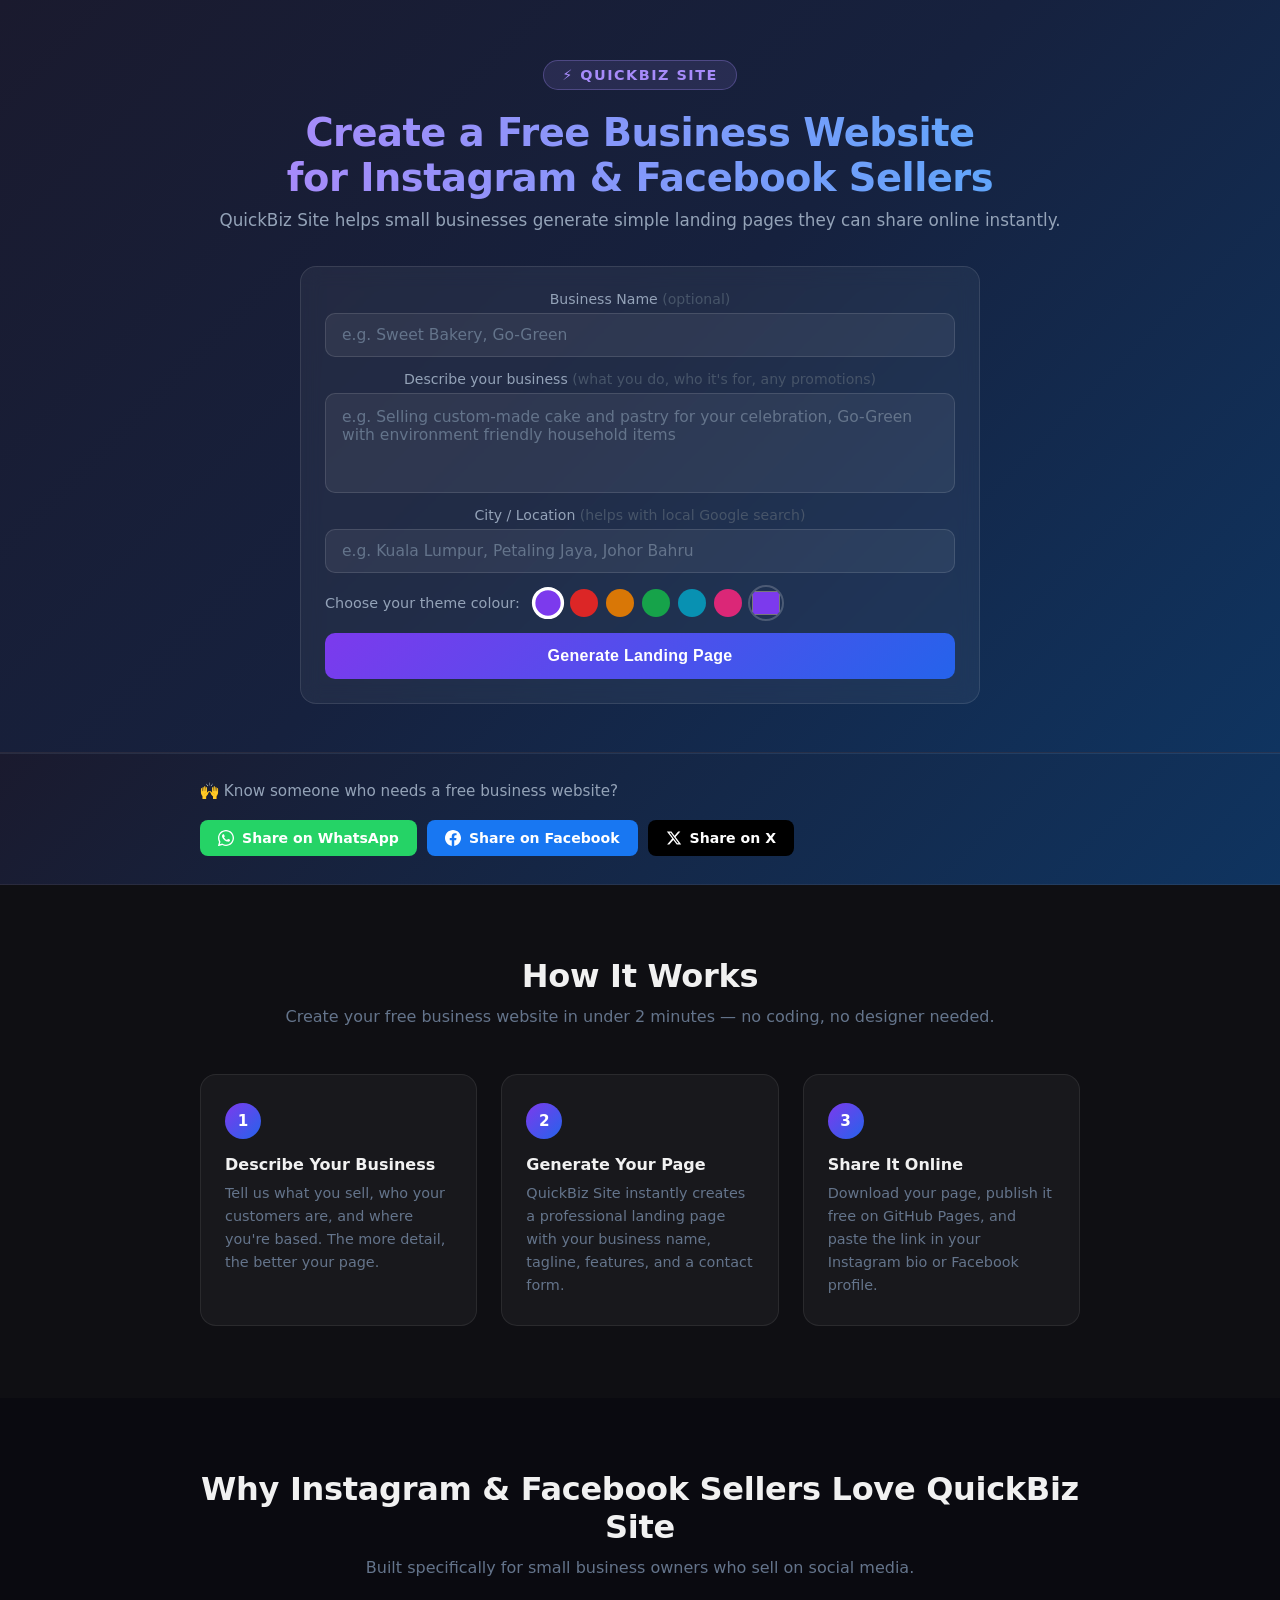
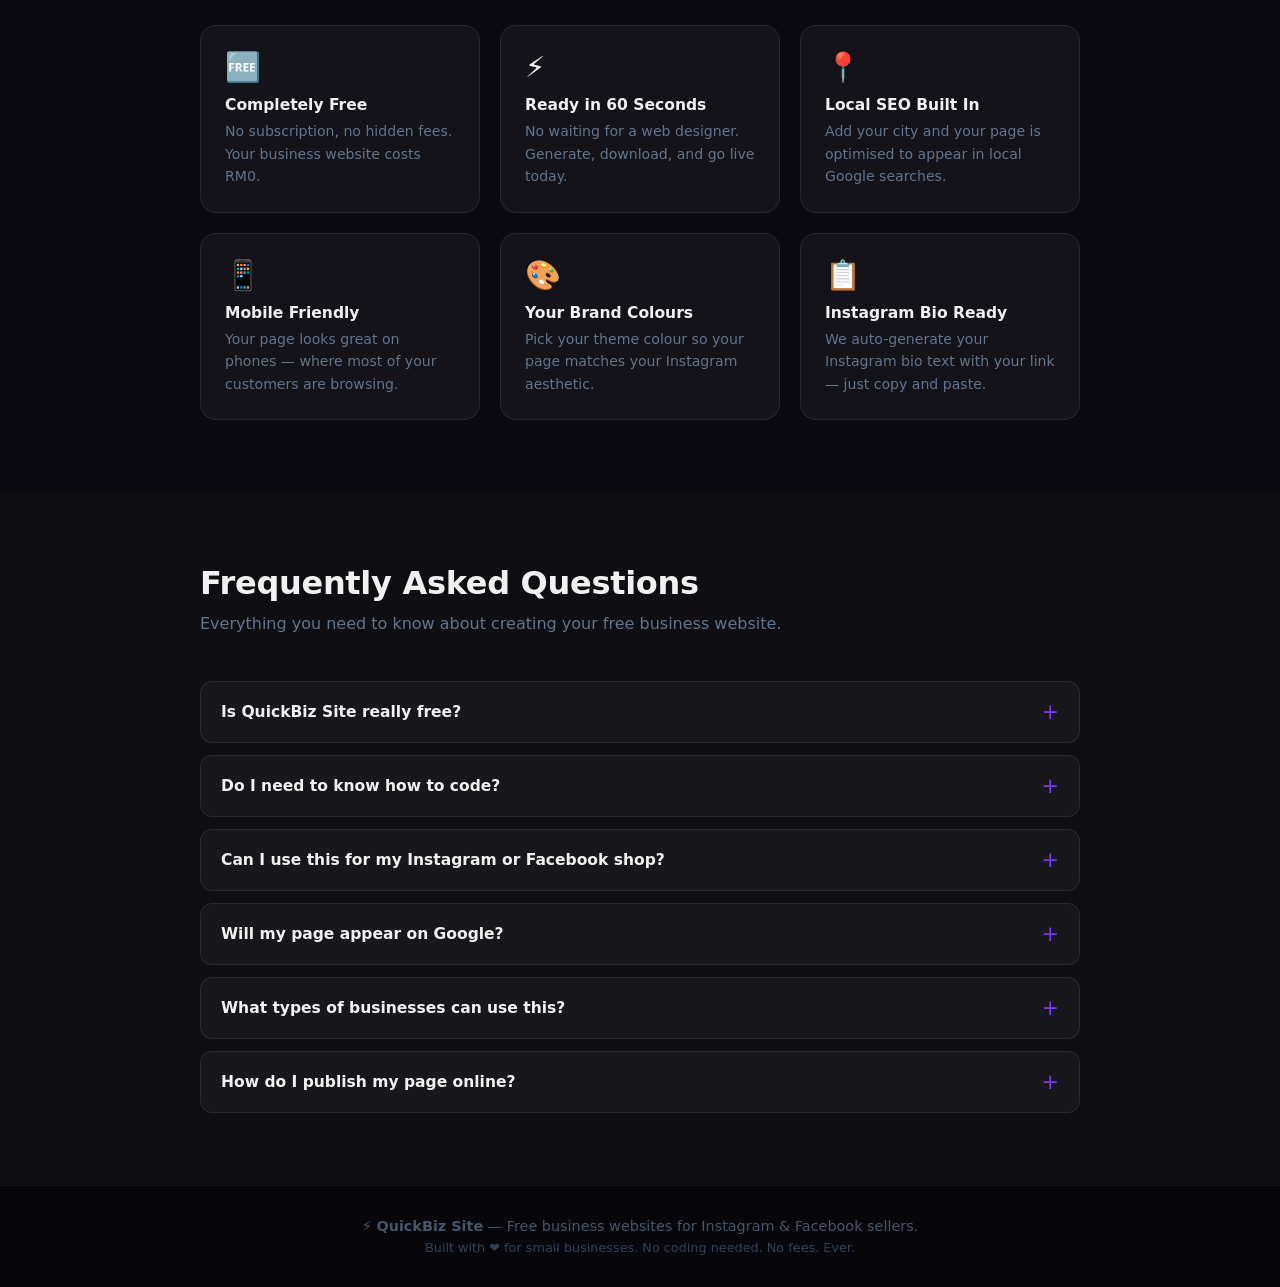
<file: index.html>
<!DOCTYPE html>
<html lang="en">
<head>
  <meta charset="UTF-8" />
  <meta name="viewport" content="width=device-width, initial-scale=1.0"/>

  <!-- ── Primary SEO ── -->
  <title>QuickBiz Site – Create a Free Business Website for Instagram & Facebook Sellers</title>
  <meta name="description" content="QuickBiz Site helps small businesses generate simple landing pages they can share online instantly. Free, no coding needed. Perfect for Instagram and Facebook sellers." />
  <meta name="keywords" content="free business website, Instagram seller website, Facebook seller landing page, small business website Malaysia, free landing page generator, QuickBiz Site, no-code website builder" />
  <meta name="author" content="QuickBiz Site" />
  <meta name="robots" content="index, follow" />
  <meta name="google-site-verification" content="LHJkRQ43s9AkFz1bslqFlg6I9lvUm1L4uyX1VpYHmgE" />
  <link rel="canonical" href="https://berey12-stack.github.io/ai-landing-page/" />
  <link rel="sitemap" type="application/xml" href="/ai-landing-page/sitemap.xml" />

  <!-- ── Open Graph (Facebook, WhatsApp, LinkedIn) ── -->
  <meta property="og:type" content="website" />
  <meta property="og:url" content="https://berey12-stack.github.io/ai-landing-page/" />
  <meta property="og:title" content="QuickBiz Site – Free Business Website for Instagram & Facebook Sellers" />
  <meta property="og:description" content="QuickBiz Site helps small businesses generate simple landing pages they can share online instantly. Free, no coding needed." />
  <meta property="og:image" content="https://berey12-stack.github.io/ai-landing-page/og-image.png" />
  <meta property="og:image:width" content="1200" />
  <meta property="og:image:height" content="630" />
  <meta property="og:site_name" content="QuickBiz Site" />
  <meta property="og:locale" content="en_MY" />

  <!-- ── Twitter / X Card ── -->
  <meta name="twitter:card" content="summary_large_image" />
  <meta name="twitter:url" content="https://berey12-stack.github.io/ai-landing-page/" />
  <meta name="twitter:title" content="QuickBiz Site – Free Business Website for Instagram & Facebook Sellers" />
  <meta name="twitter:description" content="QuickBiz Site helps small businesses generate simple landing pages they can share online instantly. Free, no coding needed." />
  <meta name="twitter:image" content="https://berey12-stack.github.io/ai-landing-page/og-image.png" />

  <!-- ── Favicon ── -->
  <link rel="icon" href="data:image/svg+xml,<svg xmlns='http://www.w3.org/2000/svg' viewBox='0 0 100 100'><text y='.9em' font-size='90'>⚡</text></svg>" />

  <!-- ── JSON-LD Structured Data ── -->
  <script type="application/ld+json">
  {
    "@context": "https://schema.org",
    "@type": "WebApplication",
    "name": "QuickBiz Site",
    "url": "https://berey12-stack.github.io/ai-landing-page/",
    "description": "QuickBiz Site helps small businesses generate simple landing pages they can share online instantly. Free, no coding needed.",
    "applicationCategory": "BusinessApplication",
    "operatingSystem": "Any",
    "offers": {
      "@type": "Offer",
      "price": "0",
      "priceCurrency": "MYR"
    },
    "featureList": [
      "Free business landing page generator",
      "Perfect for Instagram and Facebook sellers",
      "Theme colour picker",
      "Download as HTML",
      "Local SEO with city/location support",
      "Copy Instagram bio button"
    ]
  }
  </script>

  <link rel="stylesheet" href="style-v3.css" />

  <!-- ── Google Analytics 4 ── -->
  <script async src="https://www.googletagmanager.com/gtag/js?id=G-37885FZHSM"></script>
  <script>
    window.dataLayer = window.dataLayer || [];
    function gtag(){dataLayer.push(arguments);}
    gtag('js', new Date());
    gtag('config', 'G-37885FZHSM');
  </script>
</head>
<body>

  <!-- Hero / Input -->
  <div class="hero">
    <div class="brand-name">⚡ QuickBiz Site</div>
    <h1>Create a Free Business Website for Instagram & Facebook Sellers</h1>
    <p>QuickBiz Site helps small businesses generate simple landing pages they can share online instantly.</p>

    <div class="input-card">
      <div class="field-group">
        <label class="field-label">Business Name <span class="optional">(optional)</span></label>
        <input type="text" id="businessName_input" placeholder="e.g. Sweet Bakery, Go-Green" />
      </div>
      <div class="field-group">
        <label class="field-label">Describe your business <span class="optional">(what you do, who it's for, any promotions)</span></label>
        <textarea id="businessIdea" placeholder="e.g. Selling custom-made cake and pastry for your celebration, Go-Green with environment friendly household items"></textarea>
      </div>
      <div class="field-group">
        <label class="field-label">City / Location <span class="optional">(helps with local Google search)</span></label>
        <input type="text" id="businessLocation" placeholder="e.g. Kuala Lumpur, Petaling Jaya, Johor Bahru" />
      </div>
      <div class="color-row">
        <label for="themeColor">Choose your theme colour:</label>
        <div class="color-presets">
          <button class="preset active" style="background:#7c3aed" data-color="#7c3aed" onclick="setColor(this)"></button>
          <button class="preset" style="background:#dc2626" data-color="#dc2626" onclick="setColor(this)"></button>
          <button class="preset" style="background:#d97706" data-color="#d97706" onclick="setColor(this)"></button>
          <button class="preset" style="background:#16a34a" data-color="#16a34a" onclick="setColor(this)"></button>
          <button class="preset" style="background:#0891b2" data-color="#0891b2" onclick="setColor(this)"></button>
          <button class="preset" style="background:#db2777" data-color="#db2777" onclick="setColor(this)"></button>
          <input type="color" id="themeColor" value="#7c3aed" title="Pick a custom colour" />
        </div>
      </div>
      <button id="generateBtn" onclick="generatePage()">Generate Landing Page</button>
    </div>
  </div>

  <!-- Output -->
  <div class="output-section" id="output" style="display:none;">
    <div class="landing-preview">

      <!-- Preview Hero -->
      <div class="preview-hero">
        <h2 id="businessName"></h2>
        <p id="tagline" class="tagline"></p>
        <button class="cta-btn" id="ctaBtn"></button>
      </div>

      <!-- Features -->
      <div class="features">
        <div class="feature-card" id="feature1"></div>
        <div class="feature-card" id="feature2"></div>
        <div class="feature-card" id="feature3"></div>
      </div>

      <!-- Contact -->
      <div class="contact-section">
        <h3>Get in Touch</h3>
        <p>Interested? Send us a message and we'll get back to you shortly.</p>
        <form class="contact-form" onsubmit="handleContact(event)">
          <input type="text" placeholder="Your Name" required />
          <input type="email" placeholder="Your Email" required />
          <textarea placeholder="Your Message" rows="4" required></textarea>
          <button type="submit">Send Message</button>
        </form>
      </div>

    </div>

    <!-- Publish Section -->
    <div class="publish-section" id="publishSection" style="display:none;">
      <div class="publish-card">

        <div class="publish-header">
          <span class="publish-icon">🚀</span>
          <h3>Put This on Your Instagram / Facebook</h3>
          <p>Your landing page is ready. Follow these steps to get it online and share it.</p>
        </div>

        <div class="steps-list">
          <div class="step-item">
            <div class="step-num">1</div>
            <div class="step-body">
              <strong>Download your HTML file</strong>
              <span>Click the button below to save your page to your computer.</span>
              <button class="download-btn" onclick="downloadPage()">⬇ Download HTML File</button>
            </div>
          </div>

          <div class="step-item">
            <div class="step-num">2</div>
            <div class="step-body">
              <strong>Upload it to GitHub</strong>
              <span>Go to <a href="https://github.com/new" target="_blank">github.com/new</a>, create a free account, make a new repo, and upload your file.</span>
            </div>
          </div>

          <div class="step-item">
            <div class="step-num">3</div>
            <div class="step-body">
              <strong>Enable GitHub Pages</strong>
              <span>In your repo, go to <em>Settings → Pages</em>, set Source to <em>main branch</em>, and click Save.</span>
            </div>
          </div>

          <div class="step-item">
            <div class="step-num">4</div>
            <div class="step-body">
              <strong>Copy your link</strong>
              <span>Your free link will be: <code>https://yourusername.github.io/your-repo-name/</code></span>
            </div>
          </div>
        </div>

        <!-- Bio Section -->
        <div class="bio-section">
          <h4>📱 Ready to share on Instagram / Facebook?</h4>
          <p>Once your page is live, paste your link below and we'll write your bio for you.</p>
          <div class="bio-input-row">
            <input type="text" id="userLink" placeholder="https://yourusername.github.io/your-repo/" />
            <button onclick="generateBio()">Generate Bio</button>
          </div>
          <div class="bio-output" id="bioOutput" style="display:none;">
            <p id="bioText"></p>
            <button class="copy-bio-btn" onclick="copyBio()">📋 Copy for Instagram Bio</button>
            <span class="copy-confirm" id="copyConfirm">Copied!</span>
          </div>
        </div>

        <!-- Share My Page -->
        <div class="share-page-section" id="sharePageSection" style="display:none;">
          <h4>📣 Share Your Page</h4>
          <p>Once your page is live, share it directly to your social media.</p>
          <div class="share-page-buttons">
            <a class="share-btn whatsapp" id="shareWA" href="#" target="_blank">
              <svg viewBox="0 0 24 24" fill="currentColor"><path d="M17.472 14.382c-.297-.149-1.758-.867-2.03-.967-.273-.099-.471-.148-.67.15-.197.297-.767.966-.94 1.164-.173.199-.347.223-.644.075-.297-.15-1.255-.463-2.39-1.475-.883-.788-1.48-1.761-1.653-2.059-.173-.297-.018-.458.13-.606.134-.133.298-.347.446-.52.149-.174.198-.298.298-.497.099-.198.05-.371-.025-.52-.075-.149-.669-1.612-.916-2.207-.242-.579-.487-.5-.669-.51-.173-.008-.371-.01-.57-.01-.198 0-.52.074-.792.372-.272.297-1.04 1.016-1.04 2.479 0 1.462 1.065 2.875 1.213 3.074.149.198 2.096 3.2 5.077 4.487.709.306 1.262.489 1.694.625.712.227 1.36.195 1.871.118.571-.085 1.758-.719 2.006-1.413.248-.694.248-1.289.173-1.413-.074-.124-.272-.198-.57-.347z"/><path d="M12 0C5.373 0 0 5.373 0 12c0 2.123.554 4.112 1.523 5.844L.057 23.571a.5.5 0 0 0 .572.614l5.882-1.54A11.945 11.945 0 0 0 12 24c6.627 0 12-5.373 12-12S18.627 0 12 0zm0 22c-1.885 0-3.65-.518-5.16-1.42l-.36-.217-3.735.979.995-3.638-.236-.374A9.96 9.96 0 0 1 2 12C2 6.477 6.477 2 12 2s10 4.477 10 10-4.477 10-10 10z"/></svg>
              WhatsApp
            </a>
            <a class="share-btn facebook" id="shareFB" href="#" target="_blank">
              <svg viewBox="0 0 24 24" fill="currentColor"><path d="M24 12.073c0-6.627-5.373-12-12-12s-12 5.373-12 12c0 5.99 4.388 10.954 10.125 11.854v-8.385H7.078v-3.47h3.047V9.43c0-3.007 1.792-4.669 4.533-4.669 1.312 0 2.686.235 2.686.235v2.953H15.83c-1.491 0-1.956.925-1.956 1.874v2.25h3.328l-.532 3.47h-2.796v8.385C19.612 23.027 24 18.062 24 12.073z"/></svg>
              Facebook
            </a>
            <a class="share-btn twitter" id="shareX" href="#" target="_blank">
              <svg viewBox="0 0 24 24" fill="currentColor"><path d="M18.244 2.25h3.308l-7.227 8.26 8.502 11.24H16.17l-5.214-6.817L4.99 21.75H1.68l7.73-8.835L1.254 2.25H8.08l4.713 6.231zm-1.161 17.52h1.833L7.084 4.126H5.117z"/></svg>
              X / Twitter
            </a>
          </div>
        </div>

      </div>
    </div>

  </div>

  <!-- ── Share This Tool ── -->
  <section class="share-tool-section">
    <div class="share-tool-inner">
      <p class="share-tool-label">🙌 Know someone who needs a free business website?</p>
      <div class="share-tool-buttons">
        <a class="share-btn whatsapp" href="https://api.whatsapp.com/send?text=Check+out+QuickBiz+Site+%E2%80%93+create+a+free+business+website+for+Instagram+%26+Facebook+sellers!+%F0%9F%9A%80+https%3A%2F%2Fberey12-stack.github.io%2Fai-landing-page%2F" target="_blank">
          <svg viewBox="0 0 24 24" fill="currentColor"><path d="M17.472 14.382c-.297-.149-1.758-.867-2.03-.967-.273-.099-.471-.148-.67.15-.197.297-.767.966-.94 1.164-.173.199-.347.223-.644.075-.297-.15-1.255-.463-2.39-1.475-.883-.788-1.48-1.761-1.653-2.059-.173-.297-.018-.458.13-.606.134-.133.298-.347.446-.52.149-.174.198-.298.298-.497.099-.198.05-.371-.025-.52-.075-.149-.669-1.612-.916-2.207-.242-.579-.487-.5-.669-.51-.173-.008-.371-.01-.57-.01-.198 0-.52.074-.792.372-.272.297-1.04 1.016-1.04 2.479 0 1.462 1.065 2.875 1.213 3.074.149.198 2.096 3.2 5.077 4.487.709.306 1.262.489 1.694.625.712.227 1.36.195 1.871.118.571-.085 1.758-.719 2.006-1.413.248-.694.248-1.289.173-1.413-.074-.124-.272-.198-.57-.347z"/><path d="M12 0C5.373 0 0 5.373 0 12c0 2.123.554 4.112 1.523 5.844L.057 23.571a.5.5 0 0 0 .572.614l5.882-1.54A11.945 11.945 0 0 0 12 24c6.627 0 12-5.373 12-12S18.627 0 12 0zm0 22c-1.885 0-3.65-.518-5.16-1.42l-.36-.217-3.735.979.995-3.638-.236-.374A9.96 9.96 0 0 1 2 12C2 6.477 6.477 2 12 2s10 4.477 10 10-4.477 10-10 10z"/></svg>
          Share on WhatsApp
        </a>
        <a class="share-btn facebook" href="https://www.facebook.com/sharer/sharer.php?u=https%3A%2F%2Fberey12-stack.github.io%2Fai-landing-page%2F" target="_blank">
          <svg viewBox="0 0 24 24" fill="currentColor"><path d="M24 12.073c0-6.627-5.373-12-12-12s-12 5.373-12 12c0 5.99 4.388 10.954 10.125 11.854v-8.385H7.078v-3.47h3.047V9.43c0-3.007 1.792-4.669 4.533-4.669 1.312 0 2.686.235 2.686.235v2.953H15.83c-1.491 0-1.956.925-1.956 1.874v2.25h3.328l-.532 3.47h-2.796v8.385C19.612 23.027 24 18.062 24 12.073z"/></svg>
          Share on Facebook
        </a>
        <a class="share-btn twitter" href="https://twitter.com/intent/tweet?text=Just+found+QuickBiz+Site+%E2%80%93+free+business+website+generator+for+Instagram+%26+Facebook+sellers!+%F0%9F%94%A5&url=https%3A%2F%2Fberey12-stack.github.io%2Fai-landing-page%2F" target="_blank">
          <svg viewBox="0 0 24 24" fill="currentColor"><path d="M18.244 2.25h3.308l-7.227 8.26 8.502 11.24H16.17l-5.214-6.817L4.99 21.75H1.68l7.73-8.835L1.254 2.25H8.08l4.713 6.231zm-1.161 17.52h1.833L7.084 4.126H5.117z"/></svg>
          Share on X
        </a>
      </div>
    </div>
  </section>

  <!-- ── How It Works ── -->
  <section class="seo-section" id="how-it-works">
    <div class="seo-container">
      <h2>How It Works</h2>
      <p class="seo-sub">Create your free business website in under 2 minutes — no coding, no designer needed.</p>
      <div class="how-steps">
        <div class="how-step">
          <div class="how-num">1</div>
          <h3>Describe Your Business</h3>
          <p>Tell us what you sell, who your customers are, and where you're based. The more detail, the better your page.</p>
        </div>
        <div class="how-step">
          <div class="how-num">2</div>
          <h3>Generate Your Page</h3>
          <p>QuickBiz Site instantly creates a professional landing page with your business name, tagline, features, and a contact form.</p>
        </div>
        <div class="how-step">
          <div class="how-num">3</div>
          <h3>Share It Online</h3>
          <p>Download your page, publish it free on GitHub Pages, and paste the link in your Instagram bio or Facebook profile.</p>
        </div>
      </div>
    </div>
  </section>

  <!-- ── Why QuickBiz Site ── -->
  <section class="seo-section seo-dark" id="why-quickbiz">
    <div class="seo-container">
      <h2>Why Instagram & Facebook Sellers Love QuickBiz Site</h2>
      <p class="seo-sub">Built specifically for small business owners who sell on social media.</p>
      <div class="why-grid">
        <div class="why-card">
          <span>🆓</span>
          <h3>Completely Free</h3>
          <p>No subscription, no hidden fees. Your business website costs RM0.</p>
        </div>
        <div class="why-card">
          <span>⚡</span>
          <h3>Ready in 60 Seconds</h3>
          <p>No waiting for a web designer. Generate, download, and go live today.</p>
        </div>
        <div class="why-card">
          <span>📍</span>
          <h3>Local SEO Built In</h3>
          <p>Add your city and your page is optimised to appear in local Google searches.</p>
        </div>
        <div class="why-card">
          <span>📱</span>
          <h3>Mobile Friendly</h3>
          <p>Your page looks great on phones — where most of your customers are browsing.</p>
        </div>
        <div class="why-card">
          <span>🎨</span>
          <h3>Your Brand Colours</h3>
          <p>Pick your theme colour so your page matches your Instagram aesthetic.</p>
        </div>
        <div class="why-card">
          <span>📋</span>
          <h3>Instagram Bio Ready</h3>
          <p>We auto-generate your Instagram bio text with your link — just copy and paste.</p>
        </div>
      </div>
    </div>
  </section>

  <!-- ── FAQ ── -->
  <section class="seo-section" id="faq">
    <div class="seo-container faq-container">
      <h2>Frequently Asked Questions</h2>
      <p class="seo-sub">Everything you need to know about creating your free business website.</p>
      <div class="faq-list">
        <details class="faq-item">
          <summary>Is QuickBiz Site really free?</summary>
          <p>Yes, 100% free. You generate your page here for free, then host it on GitHub Pages which is also free. There are no charges at any step.</p>
        </details>
        <details class="faq-item">
          <summary>Do I need to know how to code?</summary>
          <p>No coding knowledge needed at all. Just describe your business, pick a colour, and click Generate. We handle everything else.</p>
        </details>
        <details class="faq-item">
          <summary>Can I use this for my Instagram or Facebook shop?</summary>
          <p>Absolutely — that's exactly what QuickBiz Site is built for. Once your page is live, add the link to your Instagram bio or Facebook profile so customers can learn more about your business.</p>
        </details>
        <details class="faq-item">
          <summary>Will my page appear on Google?</summary>
          <p>Yes. Every page generated includes SEO meta tags, local geo tags, and a LocalBusiness schema so Google can understand and rank your business page — especially for local searches in your city.</p>
        </details>
        <details class="faq-item">
          <summary>What types of businesses can use this?</summary>
          <p>Any small business — bakeries, cafés, car workshops, beauty salons, eco shops, tutors, fitness trainers, food delivery, and more. We auto-detect your business type and generate relevant content.</p>
        </details>
        <details class="faq-item">
          <summary>How do I publish my page online?</summary>
          <p>Download your HTML file, create a free GitHub account, upload the file to a new repository, and enable GitHub Pages. Your site will be live at a free link you can share anywhere.</p>
        </details>
      </div>
    </div>
  </section>

  <!-- ── Footer ── -->
  <footer class="site-footer">
    <p>⚡ <strong>QuickBiz Site</strong> — Free business websites for Instagram & Facebook sellers.</p>
    <p class="footer-sub">Built with ❤️ for small businesses. No coding needed. No fees. Ever.</p>
  </footer>

  <script src="script.js?v=4"></script>
</body>
</html>
</file>
<file: style-v3.css>
* {
  margin: 0;
  padding: 0;
  box-sizing: border-box;
}

body {
  font-family: 'Segoe UI', system-ui, sans-serif;
  background: #0f0f13;
  color: #f1f1f1;
  min-height: 100vh;
}

/* ── Top Section ── */
.hero {
  background: linear-gradient(135deg, #1a1a2e 0%, #16213e 50%, #0f3460 100%);
  padding: 60px 24px 48px;
  text-align: center;
  border-bottom: 1px solid rgba(255,255,255,0.07);
}

.brand-name {
  display: inline-block;
  font-size: 0.9rem;
  font-weight: 700;
  letter-spacing: 1.5px;
  text-transform: uppercase;
  color: #a78bfa;
  background: rgba(167,139,250,0.12);
  border: 1px solid rgba(167,139,250,0.3);
  border-radius: 50px;
  padding: 6px 18px;
  margin-bottom: 20px;
}

.hero h1 {
  font-size: 2.4rem;
  font-weight: 800;
  background: linear-gradient(90deg, #a78bfa, #60a5fa);
  -webkit-background-clip: text;
  -webkit-text-fill-color: transparent;
  background-clip: text;
  margin-bottom: 10px;
  letter-spacing: -0.5px;
  max-width: 720px;
  margin-left: auto;
  margin-right: auto;
}

.hero p {
  color: #94a3b8;
  font-size: 1.05rem;
  margin-bottom: 36px;
}

/* ── Input Card ── */
.input-card {
  background: rgba(255,255,255,0.05);
  border: 1px solid rgba(255,255,255,0.1);
  border-radius: 16px;
  padding: 24px;
  max-width: 680px;
  margin: 0 auto;
  display: flex;
  flex-direction: column;
  gap: 14px;
  backdrop-filter: blur(10px);
}

.field-group {
  display: flex;
  flex-direction: column;
  gap: 6px;
}

.field-label {
  color: #94a3b8;
  font-size: 0.88rem;
  font-weight: 500;
}

.field-label .optional {
  color: #475569;
  font-weight: 400;
}

.field-group input[type="text"] {
  width: 100%;
  background: rgba(255,255,255,0.06);
  border: 1px solid rgba(255,255,255,0.12);
  border-radius: 10px;
  padding: 12px 16px;
  font-size: 0.97rem;
  color: #f1f1f1;
  outline: none;
  font-family: inherit;
  transition: border-color 0.2s;
}

.field-group input[type="text"]:focus { border-color: #a78bfa; }
.field-group input[type="text"]::placeholder { color: #64748b; }

textarea {
  width: 100%;
  height: 100px;
  background: rgba(255,255,255,0.06);
  border: 1px solid rgba(255,255,255,0.12);
  border-radius: 10px;
  padding: 14px 16px;
  font-size: 0.97rem;
  color: #f1f1f1;
  resize: none;
  outline: none;
  font-family: inherit;
  transition: border-color 0.2s;
}

textarea::placeholder { color: #64748b; }
textarea:focus { border-color: #a78bfa; }

/* ── Colour Picker Row ── */
.color-row {
  display: flex;
  align-items: center;
  gap: 14px;
  flex-wrap: wrap;
}

.color-row label {
  color: #94a3b8;
  font-size: 0.9rem;
  white-space: nowrap;
}

.color-presets {
  display: flex;
  align-items: center;
  gap: 8px;
  flex-wrap: wrap;
}

.preset {
  width: 28px;
  height: 28px;
  border-radius: 50%;
  border: 3px solid transparent;
  cursor: pointer;
  transition: transform 0.15s, border-color 0.15s;
}

.preset:hover { transform: scale(1.15); }
.preset.active { border-color: #fff; transform: scale(1.15); }

#themeColor {
  width: 32px;
  height: 32px;
  border-radius: 50%;
  border: none;
  cursor: pointer;
  padding: 0;
  background: none;
  outline: 2px solid rgba(255,255,255,0.2);
}

#generateBtn {
  padding: 14px;
  background: linear-gradient(135deg, #7c3aed, #2563eb);
  color: white;
  border: none;
  border-radius: 10px;
  font-size: 1rem;
  font-weight: 600;
  cursor: pointer;
  transition: opacity 0.2s, transform 0.1s;
  letter-spacing: 0.3px;
}

#generateBtn:hover  { opacity: 0.9; transform: translateY(-1px); }
#generateBtn:active { transform: translateY(0); }
#generateBtn:disabled { opacity: 0.5; cursor: not-allowed; transform: none; }

/* ── Output Area ── */
.output-section {
  padding: 48px 24px 80px;
  max-width: 820px;
  margin: 0 auto;
}

/* ── Landing Preview Card ── */
.landing-preview {
  background: #ffffff;
  color: #111827;
  border-radius: 20px;
  overflow: hidden;
  box-shadow: 0 24px 60px rgba(0,0,0,0.4);
}

.preview-hero {
  background: linear-gradient(135deg, #1e1b4b, #1e3a5f);
  padding: 56px 40px 48px;
  text-align: center;
}

.preview-hero h2 {
  font-size: 2.4rem;
  font-weight: 800;
  color: #ffffff;
  margin-bottom: 12px;
  letter-spacing: -0.5px;
}

.tagline {
  font-size: 1.1rem;
  color: #a5b4fc;
  margin-bottom: 28px;
}

.cta-btn {
  padding: 14px 40px;
  background: linear-gradient(135deg, #7c3aed, #2563eb);
  color: white;
  border: none;
  border-radius: 50px;
  font-size: 1rem;
  font-weight: 600;
  cursor: pointer;
  transition: opacity 0.2s, transform 0.15s;
  letter-spacing: 0.3px;
}

.cta-btn:hover { opacity: 0.88; transform: translateY(-2px); }

/* ── Features ── */
.features {
  display: grid;
  grid-template-columns: repeat(3, 1fr);
  gap: 0;
  border-top: 1px solid #f3f4f6;
}

.feature-card {
  padding: 28px 24px;
  border-right: 1px solid #f3f4f6;
  font-size: 0.93rem;
  color: #374151;
  line-height: 1.6;
  text-align: center;
  position: relative;
}

.feature-card:last-child { border-right: none; }

.feature-card::before {
  content: '✦';
  display: block;
  font-size: 1.1rem;
  color: #7c3aed;
  margin-bottom: 10px;
}

/* ── Contact Section ── */
.contact-section {
  padding: 40px 40px 48px;
  border-top: 1px solid #f3f4f6;
  text-align: center;
  background: #fafafa;
}

.contact-section h3 {
  font-size: 1.4rem;
  font-weight: 700;
  color: #111827;
  margin-bottom: 6px;
}

.contact-section > p {
  color: #6b7280;
  margin-bottom: 24px;
  font-size: 0.95rem;
}

.contact-form {
  display: flex;
  flex-direction: column;
  gap: 12px;
  max-width: 460px;
  margin: 0 auto;
}

.contact-form input,
.contact-form textarea {
  padding: 12px 16px;
  border: 1.5px solid #e5e7eb;
  border-radius: 10px;
  font-size: 0.95rem;
  color: #111827;
  background: #fff;
  outline: none;
  font-family: inherit;
  transition: border-color 0.2s;
  height: auto;
}

.contact-form input:focus,
.contact-form textarea:focus { border-color: #7c3aed; }
.contact-form textarea { resize: none; }

.contact-form button {
  padding: 13px;
  background: linear-gradient(135deg, #7c3aed, #2563eb);
  color: white;
  border: none;
  border-radius: 10px;
  font-size: 0.97rem;
  font-weight: 600;
  cursor: pointer;
  transition: opacity 0.2s;
}

.contact-form button:hover { opacity: 0.88; }

/* ── Publish Section ── */
.publish-section {
  margin-top: 32px;
}

.publish-card {
  background: #ffffff;
  border-radius: 20px;
  overflow: hidden;
  box-shadow: 0 24px 60px rgba(0,0,0,0.4);
}

.publish-header {
  background: linear-gradient(135deg, #064e3b, #065f46);
  padding: 36px 40px;
  text-align: center;
}

.publish-icon {
  font-size: 2rem;
  display: block;
  margin-bottom: 12px;
}

.publish-header h3 {
  font-size: 1.5rem;
  font-weight: 700;
  color: #ffffff;
  margin-bottom: 8px;
}

.publish-header p {
  color: #6ee7b7;
  font-size: 0.97rem;
}

.steps-list {
  padding: 32px 40px 40px;
  display: flex;
  flex-direction: column;
  gap: 24px;
}

.step-item {
  display: flex;
  gap: 20px;
  align-items: flex-start;
}

.step-num {
  width: 36px;
  height: 36px;
  min-width: 36px;
  background: linear-gradient(135deg, #7c3aed, #2563eb);
  color: white;
  font-weight: 700;
  font-size: 0.95rem;
  border-radius: 50%;
  display: flex;
  align-items: center;
  justify-content: center;
  margin-top: 2px;
}

.step-body {
  display: flex;
  flex-direction: column;
  gap: 4px;
}

.step-body strong {
  color: #111827;
  font-size: 1rem;
}

.step-body span {
  color: #6b7280;
  font-size: 0.92rem;
  line-height: 1.5;
}

.step-body a {
  color: #7c3aed;
  text-decoration: none;
  font-weight: 500;
}

.step-body a:hover { text-decoration: underline; }

.step-body code {
  background: #f3f4f6;
  padding: 2px 8px;
  border-radius: 6px;
  font-size: 0.88rem;
  color: #374151;
}

.download-btn {
  margin-top: 10px;
  padding: 10px 22px;
  background: linear-gradient(135deg, #7c3aed, #2563eb);
  color: white;
  border: none;
  border-radius: 8px;
  font-size: 0.92rem;
  font-weight: 600;
  cursor: pointer;
  transition: opacity 0.2s;
  width: fit-content;
}

.download-btn:hover { opacity: 0.88; }

/* ── Bio Section ── */
.bio-section {
  border-top: 1px solid #e5e7eb;
  padding: 32px 40px 40px;
  background: #f9fafb;
}

.bio-section h4 {
  font-size: 1.1rem;
  font-weight: 700;
  color: #111827;
  margin-bottom: 6px;
}

.bio-section > p {
  color: #6b7280;
  font-size: 0.92rem;
  margin-bottom: 16px;
}

.bio-input-row {
  display: flex;
  gap: 10px;
  flex-wrap: wrap;
}

.bio-input-row input {
  flex: 1;
  min-width: 200px;
  padding: 11px 16px;
  border: 1.5px solid #e5e7eb;
  border-radius: 10px;
  font-size: 0.93rem;
  color: #111827;
  outline: none;
  font-family: inherit;
  transition: border-color 0.2s;
}

.bio-input-row input:focus { border-color: #7c3aed; }

.bio-input-row button {
  padding: 11px 22px;
  background: linear-gradient(135deg, #7c3aed, #2563eb);
  color: white;
  border: none;
  border-radius: 10px;
  font-size: 0.93rem;
  font-weight: 600;
  cursor: pointer;
  white-space: nowrap;
  transition: opacity 0.2s;
}

.bio-input-row button:hover { opacity: 0.88; }

.bio-output {
  margin-top: 16px;
  background: #fff;
  border: 1.5px solid #e5e7eb;
  border-radius: 12px;
  padding: 18px 20px;
  display: flex;
  align-items: center;
  flex-wrap: wrap;
  gap: 12px;
}

.bio-output p {
  flex: 1;
  font-size: 0.95rem;
  color: #1f2937;
  font-style: italic;
  line-height: 1.5;
}

.copy-bio-btn {
  padding: 10px 20px;
  background: #111827;
  color: white;
  border: none;
  border-radius: 8px;
  font-size: 0.9rem;
  font-weight: 600;
  cursor: pointer;
  white-space: nowrap;
  transition: background 0.2s;
}

.copy-bio-btn:hover { background: #374151; }

.copy-confirm {
  font-size: 0.85rem;
  color: #16a34a;
  font-weight: 600;
  display: none;
}

/* ── Share Tool Section ── */
.share-tool-section {
  background: linear-gradient(135deg, #1a1a2e, #0f3460);
  border-top: 1px solid rgba(255,255,255,0.07);
  border-bottom: 1px solid rgba(255,255,255,0.07);
  padding: 28px 24px;
}

.share-tool-inner {
  max-width: 880px;
  margin: 0 auto;
  display: flex;
  align-items: center;
  justify-content: space-between;
  gap: 20px;
  flex-wrap: wrap;
}

.share-tool-label {
  color: #94a3b8;
  font-size: 0.95rem;
  font-weight: 500;
}

.share-tool-buttons {
  display: flex;
  gap: 10px;
  flex-wrap: wrap;
}

/* Shared share button styles */
.share-btn {
  display: inline-flex;
  align-items: center;
  gap: 8px;
  padding: 10px 18px;
  border-radius: 8px;
  font-size: 0.88rem;
  font-weight: 600;
  text-decoration: none;
  transition: opacity 0.2s, transform 0.1s;
  color: white;
}

.share-btn svg {
  width: 16px;
  height: 16px;
  flex-shrink: 0;
}

.share-btn:hover { opacity: 0.85; transform: translateY(-1px); }
.share-btn.whatsapp { background: #25d366; }
.share-btn.facebook { background: #1877f2; }
.share-btn.twitter  { background: #000000; }

/* Share My Page section (inside publish card) */
.share-page-section {
  border-top: 1px solid #e5e7eb;
  padding: 28px 40px 36px;
  background: #f0fdf4;
}

.share-page-section h4 {
  font-size: 1rem;
  font-weight: 700;
  color: #111827;
  margin-bottom: 4px;
}

.share-page-section > p {
  color: #6b7280;
  font-size: 0.88rem;
  margin-bottom: 16px;
}

.share-page-buttons {
  display: flex;
  gap: 10px;
  flex-wrap: wrap;
}

/* ── SEO Content Sections ── */
.seo-section {
  padding: 72px 24px;
  background: #0f0f13;
}

.seo-section.seo-dark {
  background: #0a0a10;
}

.seo-container {
  max-width: 880px;
  margin: 0 auto;
  text-align: center;
}

.seo-section h2 {
  font-size: 2rem;
  font-weight: 800;
  color: #f1f1f1;
  margin-bottom: 12px;
  letter-spacing: -0.3px;
}

.seo-sub {
  color: #64748b;
  font-size: 1rem;
  margin-bottom: 48px;
}

/* How It Works */
.how-steps {
  display: grid;
  grid-template-columns: repeat(3, 1fr);
  gap: 24px;
  text-align: left;
}

.how-step {
  background: rgba(255,255,255,0.04);
  border: 1px solid rgba(255,255,255,0.08);
  border-radius: 16px;
  padding: 28px 24px;
}

.how-num {
  width: 36px;
  height: 36px;
  background: linear-gradient(135deg, #7c3aed, #2563eb);
  color: white;
  font-weight: 700;
  border-radius: 50%;
  display: flex;
  align-items: center;
  justify-content: center;
  margin-bottom: 16px;
  font-size: 0.95rem;
}

.how-step h3 {
  font-size: 1rem;
  font-weight: 700;
  color: #f1f1f1;
  margin-bottom: 8px;
}

.how-step p {
  font-size: 0.9rem;
  color: #64748b;
  line-height: 1.6;
}

/* Why Grid */
.why-grid {
  display: grid;
  grid-template-columns: repeat(3, 1fr);
  gap: 20px;
  text-align: left;
}

.why-card {
  background: rgba(255,255,255,0.04);
  border: 1px solid rgba(255,255,255,0.08);
  border-radius: 16px;
  padding: 24px;
}

.why-card span {
  font-size: 1.8rem;
  display: block;
  margin-bottom: 12px;
}

.why-card h3 {
  font-size: 0.97rem;
  font-weight: 700;
  color: #f1f1f1;
  margin-bottom: 6px;
}

.why-card p {
  font-size: 0.88rem;
  color: #64748b;
  line-height: 1.6;
}

/* FAQ */
.faq-container { text-align: left; }

.faq-list {
  display: flex;
  flex-direction: column;
  gap: 12px;
  margin-top: 0;
}

.faq-item {
  background: rgba(255,255,255,0.04);
  border: 1px solid rgba(255,255,255,0.08);
  border-radius: 12px;
  overflow: hidden;
}

.faq-item summary {
  padding: 18px 20px;
  font-size: 0.97rem;
  font-weight: 600;
  color: #f1f1f1;
  cursor: pointer;
  list-style: none;
  display: flex;
  justify-content: space-between;
  align-items: center;
  user-select: none;
}

.faq-item summary::after {
  content: '+';
  font-size: 1.3rem;
  color: #7c3aed;
  font-weight: 400;
  transition: transform 0.2s;
}

.faq-item[open] summary::after {
  transform: rotate(45deg);
}

.faq-item p {
  padding: 0 20px 18px;
  font-size: 0.9rem;
  color: #64748b;
  line-height: 1.7;
}

/* Footer */
.site-footer {
  background: #07070b;
  border-top: 1px solid rgba(255,255,255,0.06);
  padding: 32px 24px;
  text-align: center;
}

.site-footer p {
  color: #475569;
  font-size: 0.9rem;
}

.site-footer .footer-sub {
  font-size: 0.8rem;
  margin-top: 6px;
  color: #334155;
}

/* ── Responsive ── */
@media (max-width: 600px) {
  .hero h1 { font-size: 1.6rem; }
  .features { grid-template-columns: 1fr; }
  .feature-card { border-right: none; border-bottom: 1px solid #f3f4f6; }
  .preview-hero { padding: 40px 24px; }
  .contact-section { padding: 32px 24px; }
  .how-steps { grid-template-columns: 1fr; }
  .why-grid { grid-template-columns: 1fr 1fr; }
  .seo-section h2 { font-size: 1.5rem; }
}

@media (max-width: 420px) {
  .why-grid { grid-template-columns: 1fr; }
}
</file>
